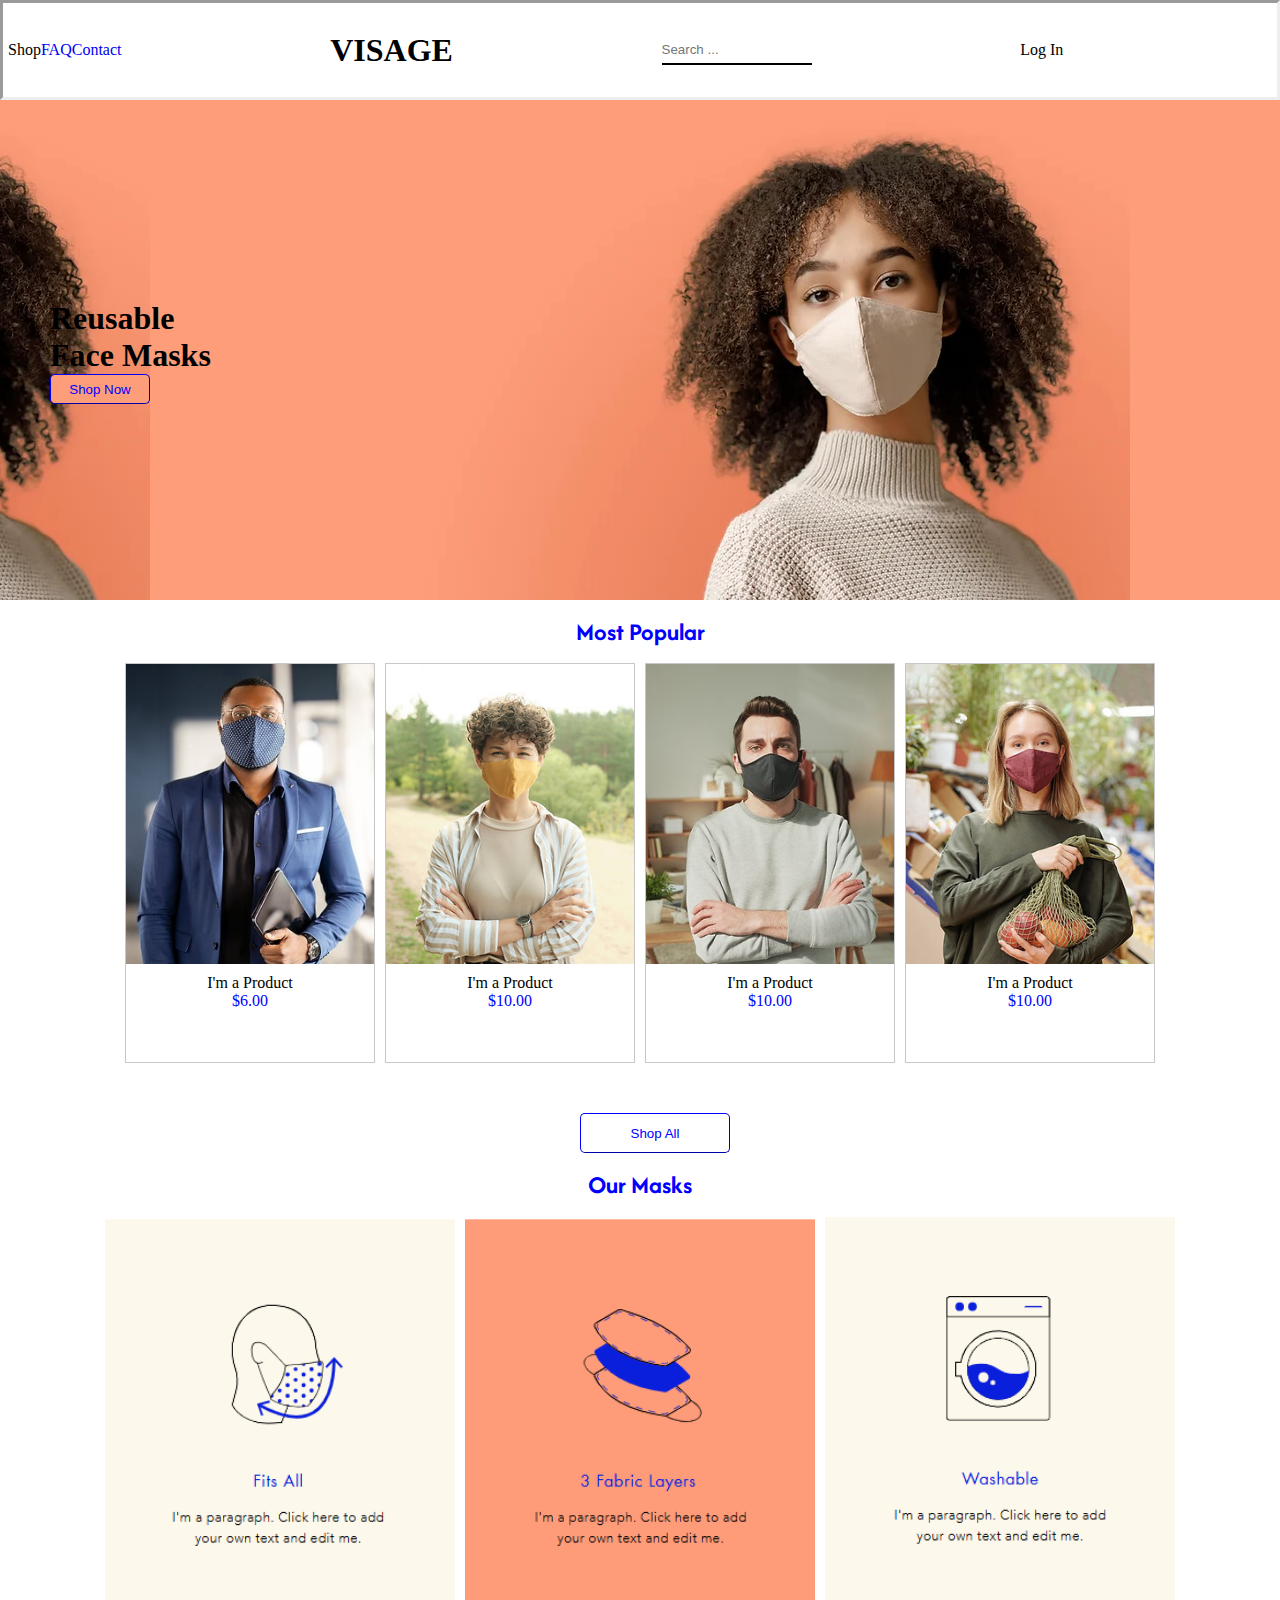
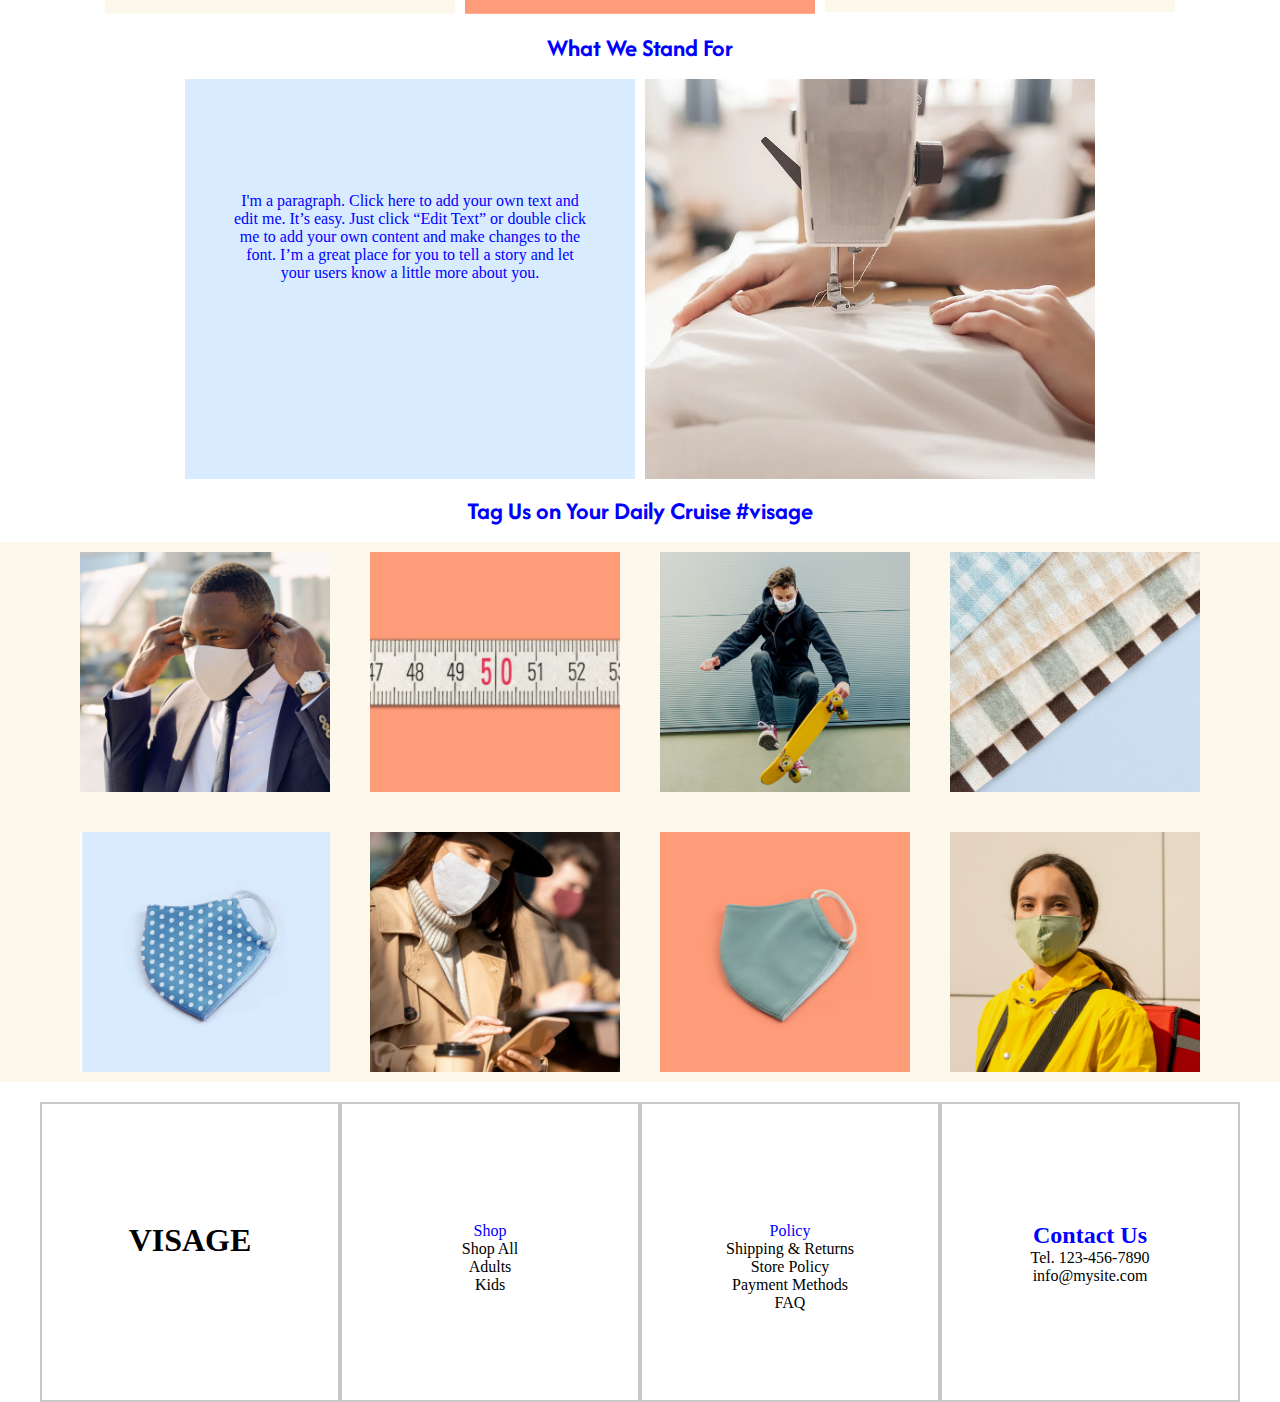
<file: index.html>
<!DOCTYPE html>
<html lang="en">
<head>
    <meta charset="UTF-8">
    <meta name="viewport" content="width=device-width, initial-scale=1.0">
    <title>Document</title>
    <link rel="stylesheet" href="./style.css">
    <link href='https://fonts.googleapis.com/css?family=Afacad' rel='stylesheet'>
    <link rel="stylesheet" href="https://cdnjs.cloudflare.com/ajax/libs/font-awesome/6.6.0/css/all.min.css" integrity="sha512-Kc323vGBEqzTmouAECnVceyQqyqdsSiqLQISBL29aUW4U/M7pSPA/gEUZQqv1cwx4OnYxTxve5UMg5GT6L4JJg==" crossorigin="anonymous" referrerpolicy="no-referrer" />
    
</head>
<body>
    <header>
            <ul class="navigation">
                <li>Shop</li>
                <li><a href="./FAQ.html">FAQ </a></li>
                <li><a href="./contact.html">Contact </a></li>
            </ul>
            <H1>VISAGE</H1>
           
            <div class="searchbar">
                
                <input placeholder="Search ..." type="text">
            </div>
            <div class="logIn">
                <p>  <i class="fa-solid fa-circle-user"></i> Log In<p>
               
            </div>
            <div class="cart">
                <i class="fa-solid fa-cart-shopping"></i>
            </div>
    </header>
    <div class="sectionOne">
        <div class="textone">
    <h1>Reusable Face Masks </h1>
    <button>Shop Now</button>
    </div>
    </div>
    <h1 class="texth1">Most Popular</h1>
    <div class="Shop">
        <div class="product">
            <div class="product11"></div>
            <div class="product12">
                <p class="Iproduct">I'm a Product</p>
                <P class="price">$6.00</P>
            </div>
        </div>
        <div class="product">
            <div class="product21"></div>
            <div class="product22">
                <p class="Iproduct">I'm a Product</p>
                <P class="price">$10.00</P>
            </div>
        </div>
        <div class="product">
            <div class="product31"></div>
            <div class="product32">
                <p class="Iproduct">I'm a Product</p>
                <P class="price">$10.00</P>
            </div>
        </div>
        <div class="product">
            <div class="product41"></div>
            <div class="product42">
                <p class="Iproduct">I'm a Product</p>
                <P class="price">$10.00</P>
            </div>
        </div>
    </div>
    <div class="sectiontwo" >
        <button class="ShopAll">Shop All</button>
    </div>
    <div class="sectionthree" >
        <h1 class="texth1">Our Masks</h1>
    </div>
    <div class="masks">
        <div class="mask1"></div>
        <div class="mask2"></div>
        <div class="mask3"></div>
    </div>
    <div class="sectionfour" >
        <h1 class="texth1">What We Stand For</h1>
    </div>
    <div class="section4">
        <div class="section41">
            <p>I'm a paragraph. Click here to add your own text and edit me. It’s easy. Just click “Edit Text” or double click me to add your own content and make changes to the font. I’m a great place for you to tell a story and let your users know a little more about you.</p>
        </div>
        <div class="section42"></div>
    </div>
    <div class="sectionfive" >
        <h1 class="texth1">Tag Us on Your Daily Cruise #visage
        </h1>
    </div>
    <div class="sectionSix">
        <div class="photo1"></div>
        <div class="photo2"></div>
        <div class="photo3"></div>
        <div class="photo4"></div>
        <div class="photo5"></div>
        <div class="photo6"></div>
        <div class="photo7"></div>
        <div class="photo8"></div>
    </div>
    <div class="lastSection">
        <div class="lastSection1">
            <h1 class="visage">VISAGE</h1>
        </div>
        <div class="lastSection1">
            <div class="Shopsection">
            <ul class="title">Shop</ul>
            <li>Shop All</li>
            <li>Adults</li>
            <li>Kids</li>
            </div>
        </div>
        <div class="lastSection1">
            <div class="Shopsection">
            <ul class="title">Policy</ul>
            <li>Shipping & Returns</li>
            <li>Store Policy</li>
            <li>Payment Methods</li>
            <li>FAQ </li>
        </div>
        </div>
        <div class="lastSection1">
            <div class="Shopsection">
            <h2 class="title">Contact Us</h2>
            <p>Tel. 123-456-7890</p>
            <p>info@mysite.com</p>
            <i class="fa-brands fa-facebook"></i>
            <i class="fa-brands fa-square-instagram"></i>
            <i class="fa-brands fa-pinterest"></i>
            </div>
        </div>
    </div>
</body>
</html>
</file>
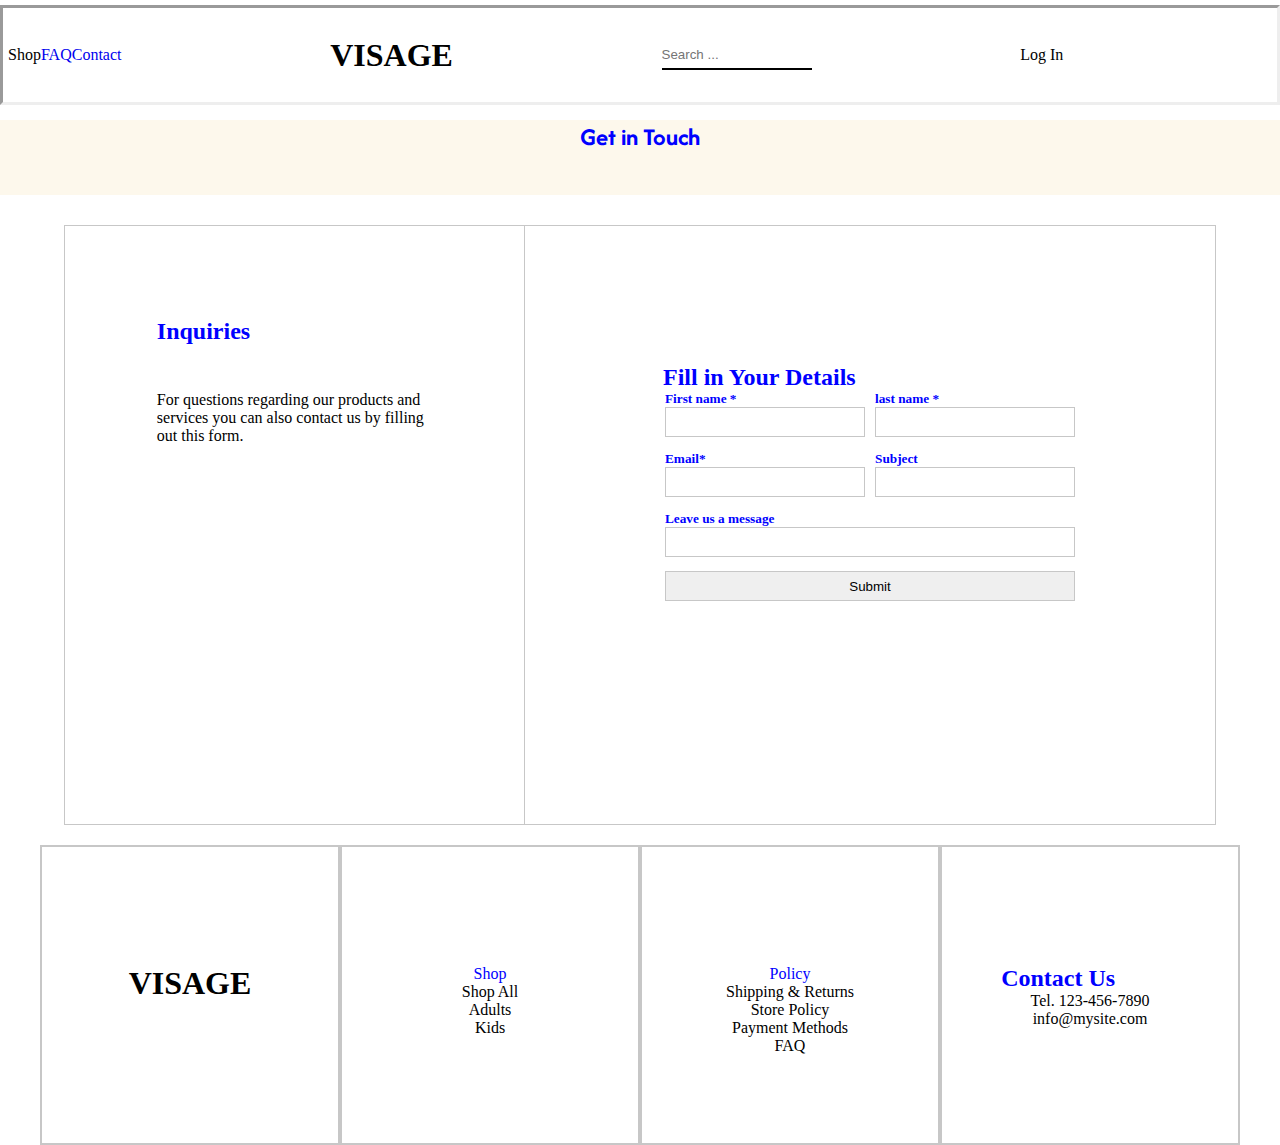
<file: contact.html>
<!DOCTYPE html>
<html lang="en">
<head>
    <meta charset="UTF-8">
    <meta name="viewport" content="width=device-width, initial-scale=1.0">
    <link rel="stylesheet" href="./stylecontact.css">
    <link href='https://fonts.googleapis.com/css?family=Afacad' rel='stylesheet'>
    <link rel="stylesheet" href="https://cdnjs.cloudflare.com/ajax/libs/font-awesome/6.6.0/css/all.min.css" integrity="sha512-Kc323vGBEqzTmouAECnVceyQqyqdsSiqLQISBL29aUW4U/M7pSPA/gEUZQqv1cwx4OnYxTxve5UMg5GT6L4JJg==" crossorigin="anonymous" referrerpolicy="no-referrer" />
    <title>Document</title>
</head>
<body>
    <header>
        <ul class="navigation">
            <li>Shop</li>
            <li><a href="./FAQ.html">FAQ </a></li>
            <li><a href="./contact.html">Contact </a></li>
        </ul>
    <H1>VISAGE</H1>
   
    <div class="searchbar">
        
        <input placeholder="Search ..." type="text">
    </div>
    <div class="logIn">
        <p>  <i class="fa-solid fa-circle-user"></i> Log In<p>
       
    </div>
    <div class="cart">
        <i class="fa-solid fa-cart-shopping"></i>
    </div>
</header>
<div class="head">
    <h1>Get in Touch</h1>
</div>
<div class="contact">
   <div class="inquiries">
    <h2>Inquiries</h2>
    <p>For questions regarding our products and services you can also contact us by filling out this form.</p>
   </div>
   <div class="details">
    <h2>Fill in Your Details</h2>
    <div class="information">
        <div class="names names1">
            <h5>First name *</h5>
            <input type="text" id="name" name="name" required>
        </div>
        <div class="names names2">
            <h5>last name *</h5>
            <input type="text" id="lasntname" name="lasntname" required>
        </div>
        <div class="names names3">
            <h5>Email*</h5>
            <input type="email" id="Email" name="Email" required>
        </div>
        <div class="names names4">
            <h5>Subject</h5>
            <input type="text" id="SUBJECT" name="SUBJECT" required>
        </div>
        <div class="names names5">
            <h5>Leave us a message</h5>
            <input type="text" id="message" name="message" required>
        </div>
        <div class="names names6">
            <input type="submit">
        </div>
    </div>
   </div>
</div>
<div class="lastSection">
    <div class="lastSection1">
        <h1 class="visage">VISAGE</h1>
    </div>
    <div class="lastSection1">
        <div class="Shopsection">
        <ul class="title">Shop</ul>
        <li>Shop All</li>
        <li>Adults</li>
        <li>Kids</li>
        </div>
    </div>
    <div class="lastSection1">
        <div class="Shopsection">
        <ul class="title">Policy</ul>
        <li>Shipping & Returns</li>
        <li>Store Policy</li>
        <li>Payment Methods</li>
        <li>FAQ </li>
    </div>
    </div>
    <div class="lastSection1">
        <div class="Shopsection">
        <h2 class="title">Contact Us</h2>
        <p>Tel. 123-456-7890</p>
        <p>info@mysite.com</p>
        <i class="fa-brands fa-facebook"></i>
        <i class="fa-brands fa-square-instagram"></i>
        <i class="fa-brands fa-pinterest"></i>
        </div>
    </div>
</div>
</header>
</body>
</html>
</file>
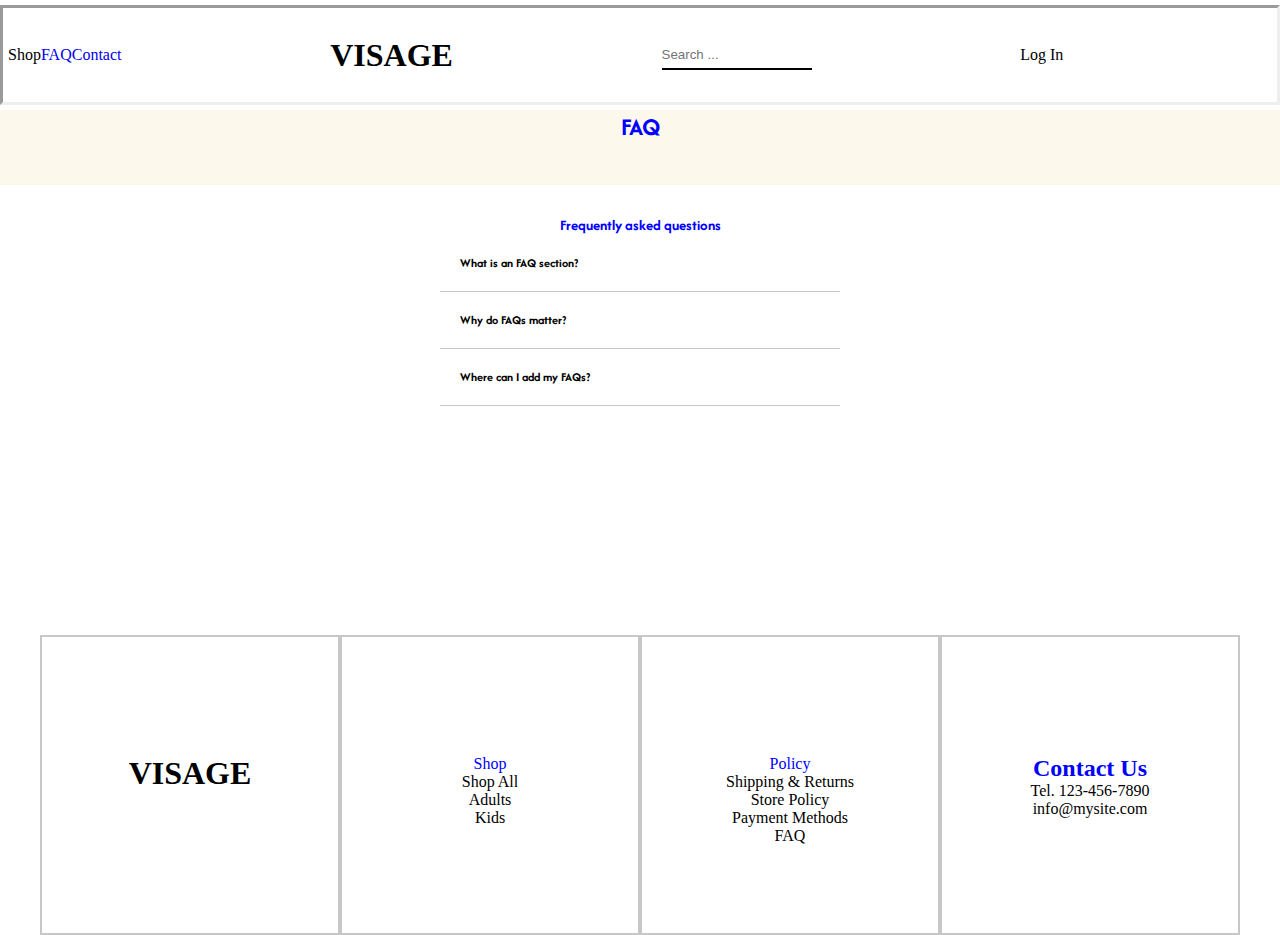
<file: FAQ.html>
<!DOCTYPE html>
<html lang="en">
<head>
    <meta charset="UTF-8">
    <meta name="viewport" content="width=device-width, initial-scale=1.0">
    <link rel="stylesheet" href="./styleFAQ.css">
    <link href='https://fonts.googleapis.com/css?family=Afacad' rel='stylesheet'>
    <link rel="stylesheet" href="https://cdnjs.cloudflare.com/ajax/libs/font-awesome/6.6.0/css/all.min.css" integrity="sha512-Kc323vGBEqzTmouAECnVceyQqyqdsSiqLQISBL29aUW4U/M7pSPA/gEUZQqv1cwx4OnYxTxve5UMg5GT6L4JJg==" crossorigin="anonymous" referrerpolicy="no-referrer" />
    <title>Document</title>
</head>
<body>
    <header>
        <ul class="navigation">
            <li>Shop</li>
            <li><a href="./FAQ.html">FAQ </a></li>
            <li><a href="./contact.html">Contact </a></li>
        </ul>
        <H1>VISAGE</H1>
       
        <div class="searchbar">
            
            <input placeholder="Search ..." type="text">
        </div>
        <div class="logIn">
            <p>  <i class="fa-solid fa-circle-user"></i> Log In<p>
           
        </div>
        <div class="cart">
            <i class="fa-solid fa-cart-shopping"></i>
        </div>
    </header>
    <div class="head">
        <h1>FAQ</h1>
        <div class="FAQ">
            <h4>Frequently asked questions</h4>

            <h5>What is an FAQ section? <i class="fa-solid fa-caret-down"></i></h5>
            <h5>Why do FAQs matter? <i class="fa-solid fa-caret-down"></i> </h5>
            <h5>Where can I add my FAQs? <i class="fa-solid fa-caret-down"></i> </h5>
        </div>
    </div>
    <div class="lastSection">
        <div class="lastSection1">
            <h1 class="visage">VISAGE</h1>
        </div>
        <div class="lastSection1">
            <div class="Shopsection">
            <ul class="title">Shop</ul>
            <li>Shop All</li>
            <li>Adults</li>
            <li>Kids</li>
            </div>
        </div>
        <div class="lastSection1">
            <div class="Shopsection">
            <ul class="title">Policy</ul>
            <li>Shipping & Returns</li>
            <li>Store Policy</li>
            <li>Payment Methods</li>
            <li>FAQ </li>
        </div>
        </div>
        <div class="lastSection1">
            <div class="Shopsection">
            <h2 class="title">Contact Us</h2>
            <p>Tel. 123-456-7890</p>
            <p>info@mysite.com</p>
            <i class="fa-brands fa-facebook"></i>
            <i class="fa-brands fa-square-instagram"></i>
            <i class="fa-brands fa-pinterest"></i>
            </div>
        </div>
    </div>
</body>
</html>
</file>
<file: style.css>
* {
    margin: 0;
    padding: 0;
    box-sizing: border-box;
}

header {
    display: flex;
    position: sticky;
    height: 100px;
    align-items: center;
    justify-content: space-between;
    padding-inline: 5px;
    border-style: inset;
    background-color: white;
    gap: 20px;
}
header a {
    text-decoration: none;
}
header li {
    float:left;
    display: inline;
}
li:hover {
    color: blue;
}
header .rightSide {
    justify-content: space-between;
    display: flex
}
header .searchbar{
    display: flex;
}
header .searchbar input {
    display: flex;
    position: relative;
    width: 150px;
    height: 30px;
    outline: none;
    border: none;
    border-bottom: 2px solid black;
}
header .searchbar:hover {
    border: solid 2px black;
    width: 160px;
}

header .logIn :hover {
    color:grey;
}
.sectionOne {
    height: 500px;
    background-image: url("./images/5743b5_2661f76c3b8b451e94e7d18e03a64176~mv2.webp");
    background-position: center;
}
.textone {
    width: 200px;
    text-align: left;
    padding-top: 200px;
    padding-left: 50px;
}
.sectionOne h1 {
    width: 170px;
}
.sectionOne button {
    width: 100px;
    height: 30px;
    color: blue;
    border-color: blue;
    border-radius: 5px;
    border-width: 0.2px;
    background-color: #fd9d79;
}
button:hover {
    background-color: blue;
    color: white;
}
.sectiontwo {
    color: blue;
    text-align: center;
    margin: 50px 0 0 30px;
    }

.Shop {
    justify-content: center;
    display:grid;
    grid-template-columns: repeat(auto-fill,250px);
    grid-auto-rows: 400px;
    gap: 10px;
}
.product {
    border: #C7C7C7 solid 1px;
}
.product11{
    background-image: url("./images/product\ 1.jpg");
    background-size: cover;
    background-position: center;
    width: 100%;
    height: 300px;
}
.product12 {
    width: 100%;
    height: 100px;
}
.product21{
    background-image: url("./images/product\ 2.jpg");
    background-size: cover;
    width: 100%;
    height: 300px;
}
.product31{
    background-image: url("./images/product\ 3.jpg");
    background-size: cover;
    width: 100%;
    height: 300px;
}
.product41{
    background-image: url("./images/product\ 4.jpg");
    background-size: cover;
    width: 100%;
    height: 300px;
}
.Iproduct {
    text-align: center;
    margin-top: 10px;
}
.price {
    text-align: center;
    color: blue;
}
.ShopAll {
    width: 150px;
    height: 40px;
    color: blue;
    border-color: blue;
    border-radius: 5px;
    border-width: 0.2px;
    background-color: white;
}
.texth1 {
    color: blue;
    text-align:center;
    margin-top: 15px;
    margin-bottom: 15px;
    font-family: 'Afacad';font-size: 25px;
}
.masks {
    display: grid;
    grid-template-columns: repeat(auto-fill,350px);
    grid-auto-rows: 400px;
    gap: 10px;
    justify-content: center;
}
.mask1 {
    background-image: url("./images/mask1.PNG");
    background-size: cover;
    background-position: center;
}
.mask2 {
    background-image: url("./images/mask2.PNG");
    background-size: cover;
    background-position: center;
}
.mask3 {
    background-image: url("./images/mask3.PNG");
    background-size: cover;
    background-position: center;
}
.section4 {
    display: grid;
    grid-template-columns: repeat(auto-fill, 450px);
    grid-auto-rows:400px;
    gap: 10px;
    justify-content: center;
}
.section41 {
    background-color: #d9ecff;
    color: blue;
    display: flex;

}
.section41 p {
   margin: 25% 10%;
   display: flex;
   text-align: center;
}
.section42 {
    background-image: url("./images/sew.webp");
    background-size: cover;
    background-position: center;
}
.sectionSix {
    background-color: #FDF8EC;
    width: 100%;
    height: auto;
    display: grid;
    grid-template-columns: repeat(auto-fill, 250px);
    grid-auto-rows: 250px;
    gap: 40px;
    justify-content: center;
    
}
.photo1 {
    background-image: url(./images/01.jpg);
    background-size: cover;
    background-position: center;
    margin-top: 10px;
}
.photo2 {
    background-image: url(./images/02.jpg);
    background-size: cover;
    background-position: center;
    margin-top: 10px;
}
.photo3 {
    background-image: url(./images/03.jpg);
    background-size: cover;
    background-position: center;
    margin-top: 10px;
}
.photo4 {
    background-image: url(./images/04.jpg);
    background-size: cover;
    background-position: center;
    margin-top: 10px;
}
.photo5 {
    background-image: url(./images/05.jpg);
    background-size: cover;
    background-position: center;
    margin-bottom: 10px;

}
.photo6 {
    background-image: url(./images/06.jpg);
    background-size: cover;
    background-position: center;
    margin-bottom: 10px;
}
.photo7 {
    background-image: url(./images/07.jpg);
    background-size: cover;
    background-position: center;
    margin-bottom: 10px;
}
.photo8 {
    background-image: url(./images/08.jpg);
    background-size: cover;
    background-position: center;
    margin-bottom: 10px;
}
.lastSection {
    width: 100%;
    height: 280px;
    display: grid;
    grid-template-columns:repeat(auto-fill, 300px);
    grid-auto-rows: 300px;
    margin-top: 20px;
    justify-content: center;

}
.lastSection1 {
    border: #C7C7C7 2px solid;
    text-align: center;
    list-style-type: none;
}
.visage {
    margin-top: 40%;
}
.title {
    color: blue;
}
.Shopsection {
    margin-top: 40%; 
}
</file>
<file: stylecontact.css>
* {
    margin: 0;
    padding: 0;
    box-sizing: border-box;
}

header {
    display: flex;
    position: sticky;
    top: 5px;
    height: 100px;
    align-items: center;
    justify-content: space-between;
    padding-inline: 5px;
    border-style: inset;
    background-color: white;
    gap: 20px;
}
header a {
    text-decoration: none;
}
header li {
    float:left;
    display: inline;
    
}
li:hover {
    color: blue;
}
header .rightSide {
    justify-content: space-between;
    display: flex
}
header .searchbar{
    display: flex;
}
header .searchbar input {
    display: flex;
    position: relative;
    width: 150px;
    height: 30px;
    outline: none;
    border: none;
    border-bottom: 2px solid black;
}
header .searchbar:hover {
    border: solid 2px black;
    width: 160px;
}

header .logIn :hover {
    color:grey;
}
.head h1 {
    color: blue;
    text-align:center;
    margin-top: 20px;
    margin-bottom: 30px;
    font-family: 'Afacad';font-size: 25px;
    background-color: #FDF8EC;
    height: 75px; }
.contact {
    display: flex;
    width: 90%;
    height: 600px;
    border: #C7C7C7 solid 1px;
    margin-left: auto;
    margin-right: auto;
}
.inquiries {
    width: 40%;
    height: 100%;
    border-right: #C7C7C7 solid 1px;
}
h2 {
    color: blue;
    margin-top: 20%;
    text-align: left;
    margin-left: 20%;
}
.inquiries p {
    margin-top: 10%;
    margin-left: 20%;
    margin-right: 20%;
}
.details {
    width: 60%;
    height: 100%;
}
.information {
    display: grid;
    grid-template-columns: repeat(auto-fill, 200px);
    grid-auto-rows: 50px;
    gap: 10px;
    margin-left: 75px;
    margin-right: 75px;
    justify-content: center;
}
.names {
    text-align: left;
    color: blue;
}
.names input {
    border: #C7C7C7 solid 1px;
    width: 100%;
    height: 30px;
}
.names input:hover {
    border: blue solid 1px;
}
.names5 {
    grid-column: span 2;

}
.names6 {
    grid-column: span 2;
}
.lastSection {
    width: 100%;
    height: 280px;
    display: grid;
    grid-template-columns:repeat(auto-fill, 300px);
    grid-auto-rows: 300px;
    margin-top: 20px;
    justify-content: center;

}
.lastSection1 {
    border: #C7C7C7 2px solid;
    text-align: center;
    list-style-type: none;
}
.visage {
    margin-top: 40%;
}
.title {
    color: blue;
}
.Shopsection {
    margin-top: 40%; 
}
</file>
<file: styleFAQ.css>
* {
    margin: 0;
    padding: 0;
    box-sizing: border-box;
}

header {
    display: flex;
    position: sticky;
    top: 5px;
    height: 100px;
    align-items: center;
    justify-content: space-between;
    padding-inline: 5px;
    border-style: inset;
    background-color: white;
    gap: 20px;
}
header li {
    float:left;
    display: inline;
}
header a {
    text-decoration: none;
}
li:hover {
    color: blue;
}
header .rightSide {
    justify-content: space-between;
    display: flex
}
header .searchbar{
    display: flex;
}
header .searchbar input {
    display: flex;
    position: relative;
    width: 150px;
    height: 30px;
    outline: none;
    border: none;
    border-bottom: 2px solid black;
}
header .searchbar:hover {
    border: solid 2px black;
    width: 160px;
}

header .logIn :hover {
    color:grey;
}

.head h1 {
    color: blue;
    text-align:center;
    margin-top: 10px;
    margin-bottom: 30px;
    font-family: 'Afacad';font-size: 25px;
    background-color: #FDF8EC;
    height: 75px;
}
.FAQ {
    height: 400px;
    width: 400px;
    text-align:center;
    font-family: 'Afacad';font-size: 15px;
    margin: auto;
}
.FAQ h4 {
    color: blue;
}
.FAQ h5 {
    padding: 20px;
    border:none;
    border-bottom: #C7C7C7 solid 1px;
    width: 400px;
    justify-content: space-between;
    display: flex;
}
.lastSection {
    width: 100%;
    height: 280px;
    display: grid;
    grid-template-columns:repeat(auto-fill, 300px);
    grid-auto-rows: 300px;
    margin-top: 20px;
    justify-content: center;

}
.lastSection1 {
    border: #C7C7C7 2px solid;
    text-align: center;
    list-style-type: none;
}
.visage {
    margin-top: 40%;
}
.title {
    color: blue;
}
.Shopsection {
    margin-top: 40%; 
}
</file>
